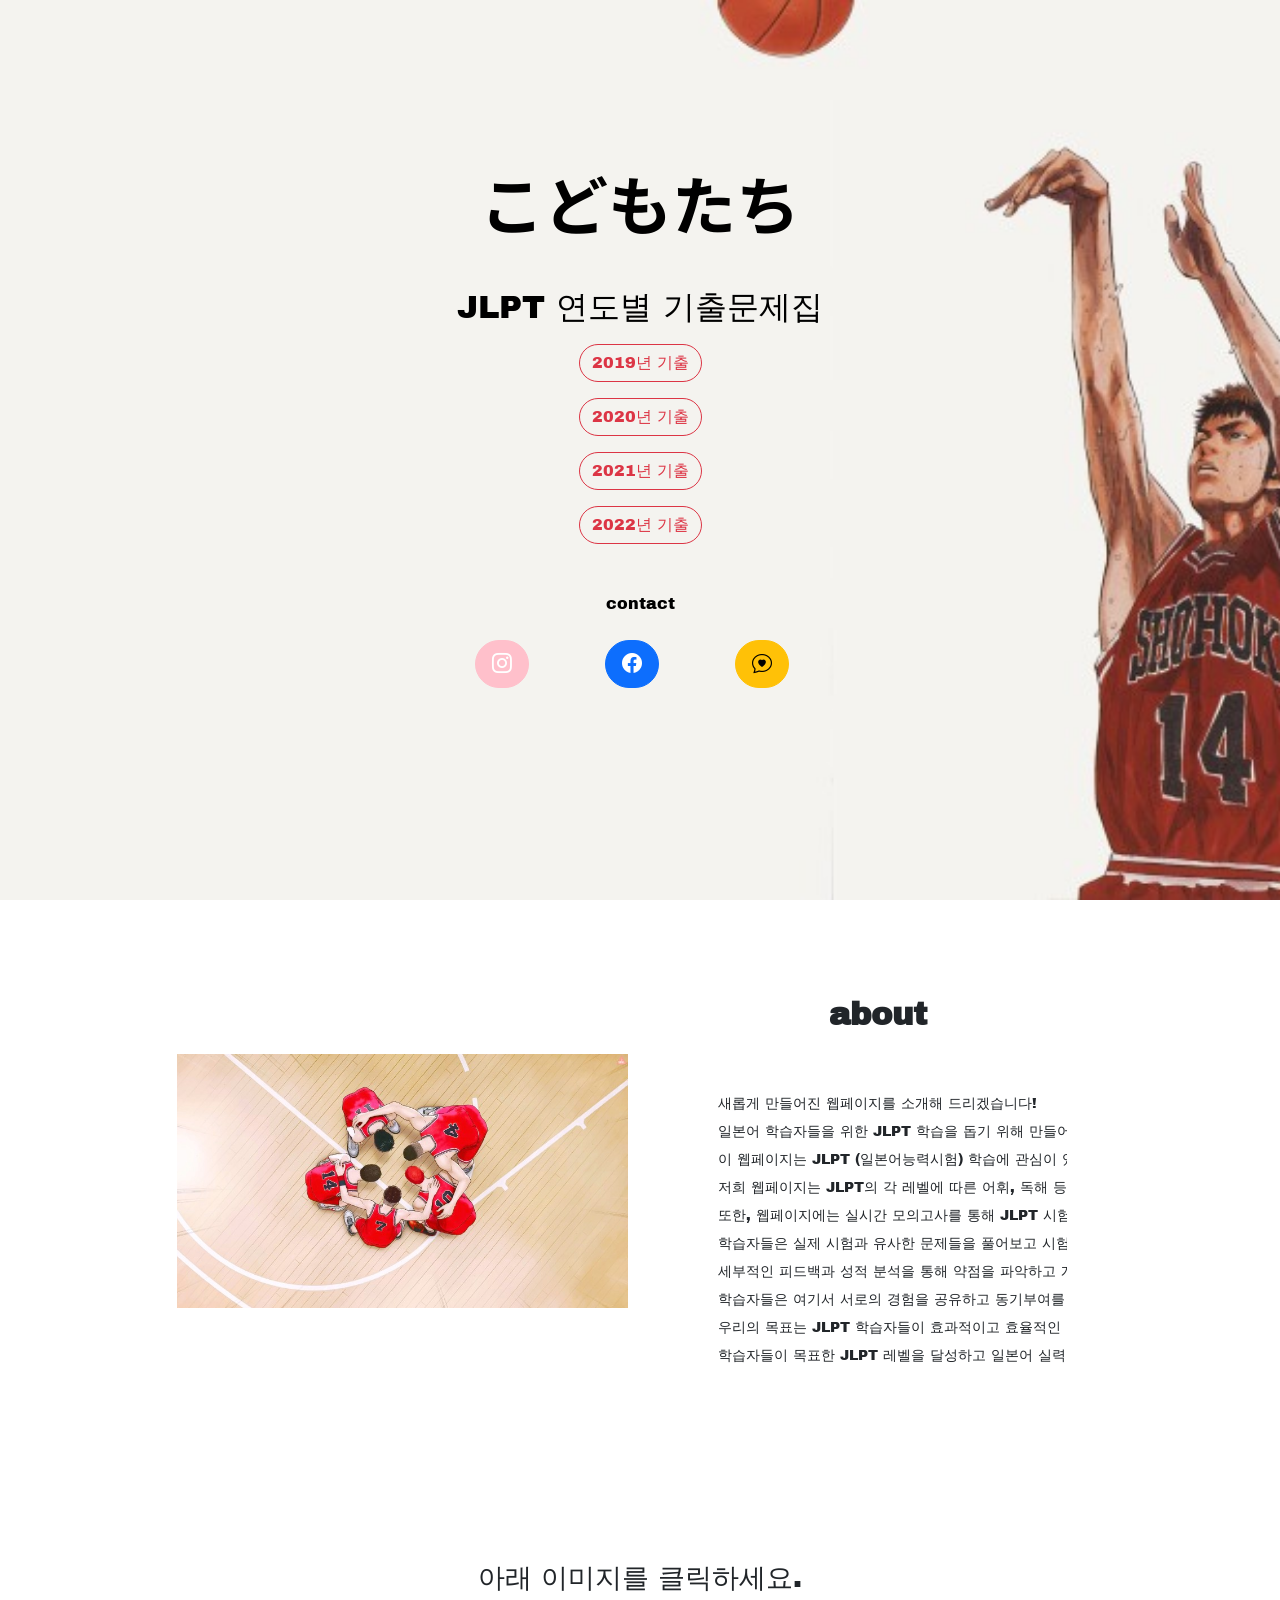
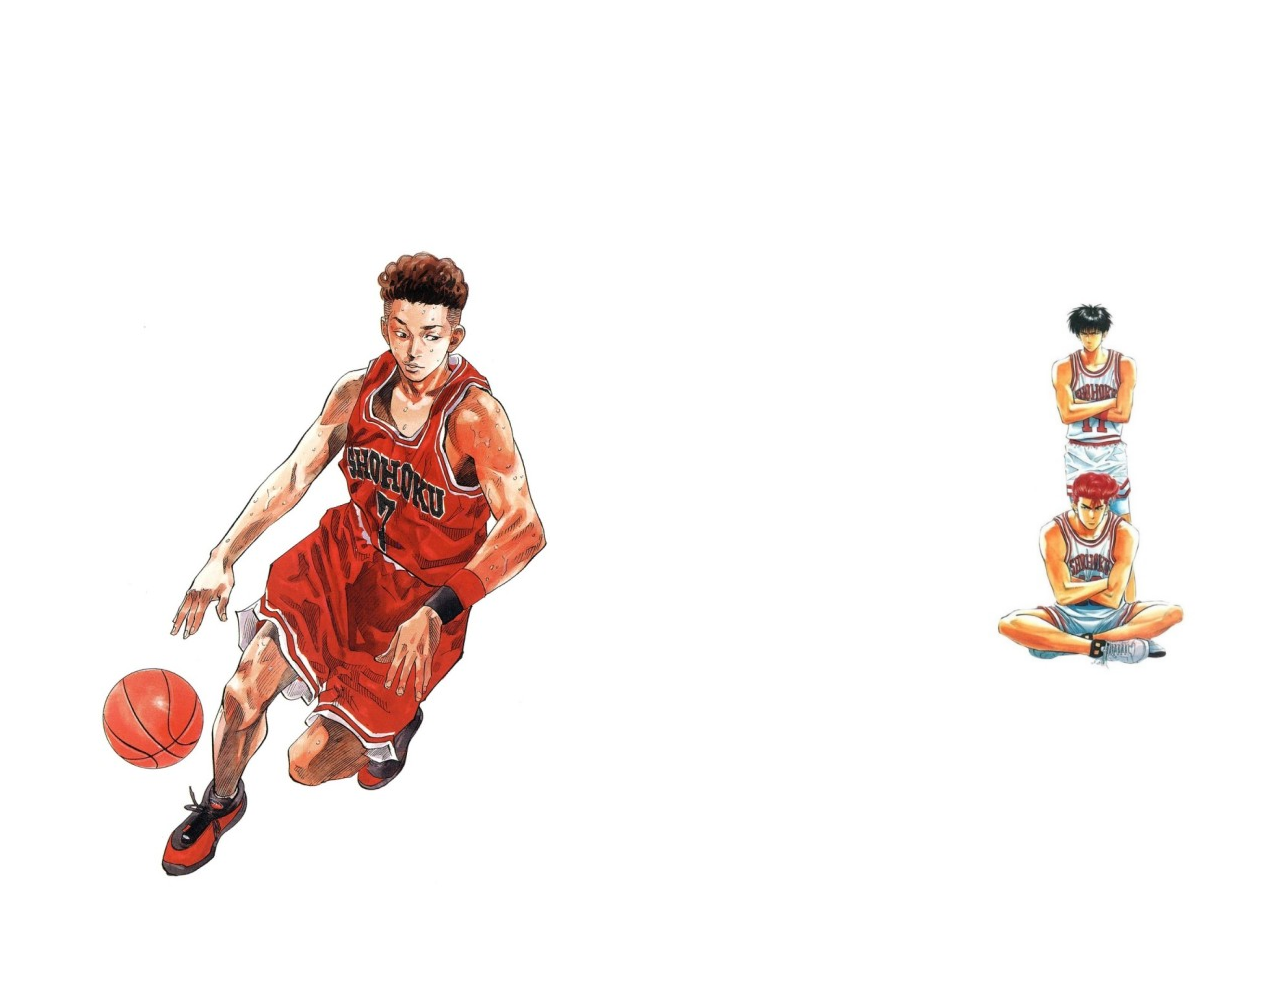
<file: index.html>
<!doctype html>
<html lang="ko">
  <head>
    <meta charset="utf-8">
    <meta name="viewport" content="width=device-width, initial-scale=1">
    <title>kodomotachi</title>
    <link href="https://cdn.jsdelivr.net/npm/bootstrap@5.3.0-alpha3/dist/css/bootstrap.min.css" rel="stylesheet" integrity="sha384-KK94CHFLLe+nY2dmCWGMq91rCGa5gtU4mk92HdvYe+M/SXH301p5ILy+dN9+nJOZ" crossorigin="anonymous">
    <link rel="stylesheet" href="style.css">
    <link rel="stylesheet" href="https://fonts.googleapis.com/css2?family=Noto+Sans+JP&display=swap">
    <link rel="stylesheet" href="https://fonts.googleapis.com/css2?family=Archivo+Black&display=swap">
    <link rel="stylesheet" href="https://cdn.jsdelivr.net/npm/bootstrap-icons@1.10.5/font/bootstrap-icons.css">
    <style>
      h1 {font-family: 'Noto Sans JP', sans-serif;}
      body, p, span, div {font-family: 'Archivo Black', sans-serif;}
      pre.my-font {font-family: 'Archivo Black', sans-serif;}
      .btn-instagram {
       color: #fff;
       background-color: pink;
       border-color: pink;}
    </style>
    
  </head>
  <body> 
    <header class="vh-100 text-black d-flex flex-column justify-content-center align-items-center">
      <h1 class="display-3 fw-bold mb-5">こどもたち</h1>
      <h4 class="fs-2 mb-3">JLPT 연도별 기출문제집</h4>
      <div class="d-flex flex-column justify-content-center align-items-center">
        <button id="button1" type="button" class="btn btn-outline-danger rounded-pill">2019년 기출</button>
        <button id="button2" type="button" class="btn btn-outline-danger rounded-pill mt-3">2020년 기출</button>
        <button id="button3" type="button" class="btn btn-outline-danger rounded-pill mt-3">2021년 기출</button>
        <button id="button4" type="button" class="btn btn-outline-danger rounded-pill mt-3">2022년 기출</button>
      </div>
      <!-- SNS 섹션 시작 -->
    <section class="container py-5" id="sns-links">
      <div class="container text-center text-black">
        <p>contact</p>
        <div class="d-flex justify-content-evenly px-5 mt-4 w-50 m-auto">
        <a href="https://www.instagram.com/" class="btn btn-instagram rounded-pill btn-lg me-3"><i class="bi bi-instagram"></i></a>
        <a href="https://ko-kr.facebook.com/" class="btn btn-primary rounded-pill btn-lg me-3"><i class="bi bi-facebook"></i></a>
        <a href="https://mail.naver.com/" class="btn btn-warning  rounded-pill btn-lg me-3"><i class="bi bi-chat-heart"></i></a>
      </div>
    </section>
    <!-- SNS 섹션 끝 -->
    </header>       
    <script>
      // 버튼 클릭 시 해당 페이지로 이동
      document.getElementById('button1').addEventListener('click', function() {
        window.location.href = "kodomo1.html";
      });

      document.getElementById('button2').addEventListener('click', function() {
        window.location.href = "kodomo2.html";
      });

      document.getElementById('button3').addEventListener('click', function() {
        window.location.href = "kodomo3.html";
      });

      document.getElementById('button4').addEventListener('click', function() {
        window.location.href = "kodomo4.html";
      });
    </script>
    <script src="https://cdn.jsdelivr.net/npm/bootstrap@5.3.0-alpha3/dist/js/bootstrap.bundle.min.js" integrity="sha384-ENjdO4Dr2bkBIFxQpeoTz1HIcje39Wm4jDKdf19U8gI4ddQ3GYNS7NTKfAdVQSZe" crossorigin="anonymous"></script>
    <!--두 번째 페이지 시작-->
    <section class="container py-5" id="mainpagetwo">
  <div class="row justify-content-center align-items-center mb-5">
  <div class="col-md-5">
    <img class="img-fluid" src="slamdunk.jpg" alt="slamdunk">
  </div>
  <div class="col-md-7 col-lg-5 px-lg-5">
    <div class="text-center py-5">
      <h2 class="fw-bold">about</h2>
    </div>
    <pre class=" my-font lh-lg">
      새롭게 만들어진 웹페이지를 소개해 드리겠습니다!
      일본어 학습자들을 위한 JLPT 학습을 돕기 위해 만들어진 저희 웹페이지를 소개합니다. 
      이 웹페이지는 JLPT (일본어능력시험) 학습에 관심이 있는 분들을 위해 다양한 학습 도구와 자료를 제공합니다.
      저희 웹페이지는 JLPT의 각 레벨에 따른 어휘, 독해 등 핵심 영역을 다루는 학습 자료를 제공합니다. 
      또한, 웹페이지에는 실시간 모의고사를 통해 JLPT 시험 상황을 경험할 수 있는 기회를 제공합니다. 
      학습자들은 실제 시험과 유사한 문제들을 풀어보고 시험에 대한 자신감을 키울 수 있습니다. 
      세부적인 피드백과 성적 분석을 통해 약점을 파악하고 개선할 수 있습니다.
      학습자들은 여기서 서로의 경험을 공유하고 동기부여를 받을 수 있습니다.
      우리의 목표는 JLPT 학습자들이 효과적이고 효율적인 학습 경험을 할 수 있도록 도와주는 것입니다. 
      학습자들이 목표한 JLPT 레벨을 달성하고 일본어 실력을 향상시킬 수 있길 기대합니다!
    </section>
      <!--두 번째 페이지 끝-->
    <!--세 번째 페이지 시작-->
    <p class="text-center mt-5" style="font-size: 27px;">아래 이미지를 클릭하세요.</p>
    <section class="container py-5" id="mainpagethree">
      <div class="row justify-content-center align-items-center mb-5">
        <div class="col-md-8">
          <a href="test.html">
            <img class="img-fluid" src="송태섭.jpg" alt="서태웅강백호">
          </a>
        </div>
        <div class="col-md-4">
          <a href="words.html">
            <img class="img-fluid" src="서태웅강백호.jpg" alt="송태섭">
          </a>
        </div>
      </div>
    </section>
    <!--세 번째 페이지 끝-->   
  </body>
</html>
</file>
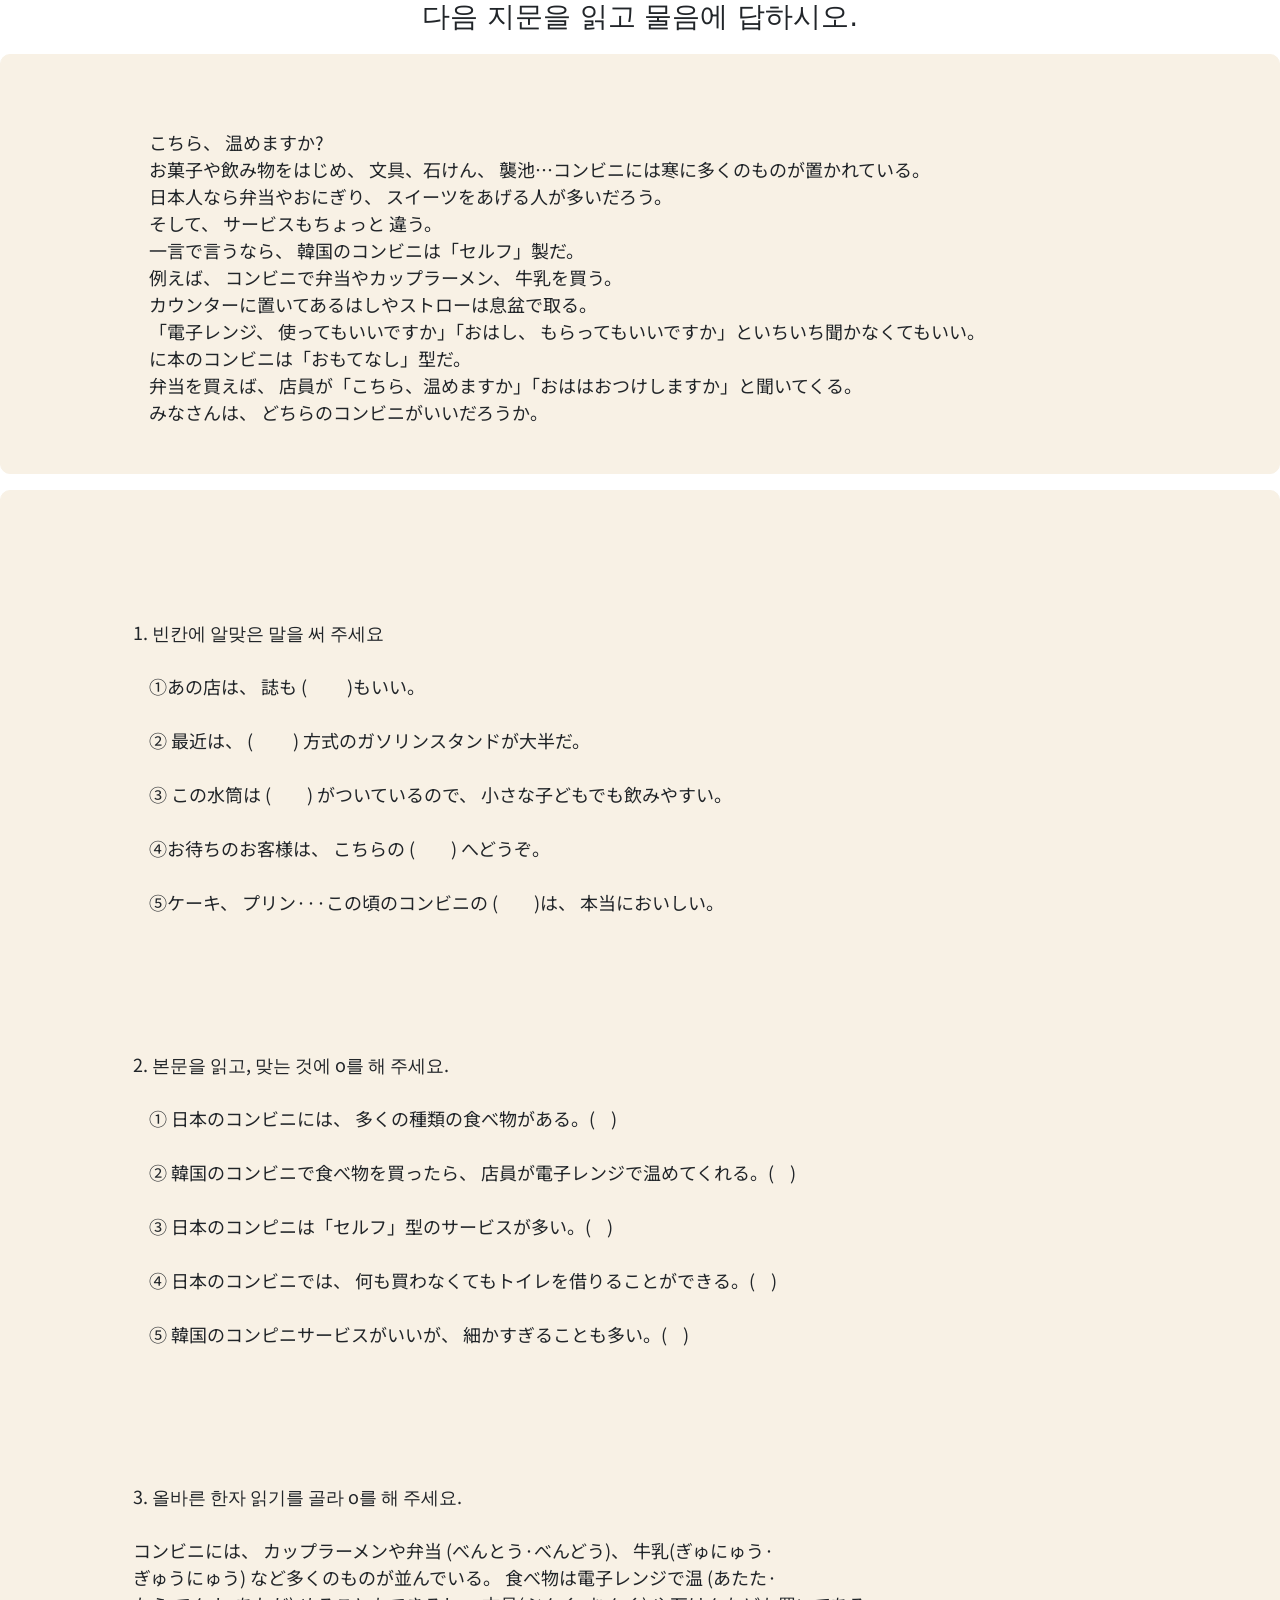
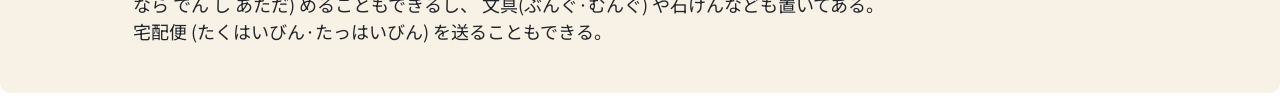
<file: test.html>
<!doctype html>
<html lang="ko">
  <head>
    <meta charset="utf-8">
    <meta name="viewport" content="width=device-width, initial-scale=1">
    <title>JLPT 모의 test</title>
    <link href="https://cdn.jsdelivr.net/npm/bootstrap@5.3.0-alpha3/dist/css/bootstrap.min.css" rel="stylesheet" integrity="sha384-KK94CHFLLe+nY2dmCWGMq91rCGa5gtU4mk92HdvYe+M/SXH301p5ILy+dN9+nJOZ" crossorigin="anonymous">
    <link href="https://fonts.googleapis.com/css2?family=Noto+Sans+JP:wght@400;700&display=swap" rel="stylesheet">
    <style>
    .center-align {text-align: center;}
    pre { 
        font-size: 18px; 
        background-color: #f8f1e5; /* 배경색 지정 */
        padding: 20px; /* 내부 여백 설정 */
        border-radius: 10px; /* 테두리 둥글게 설정 */
        border: 1px solid #f8f1e5; /* 테두리 설정 */
      }
      h3 { margin-bottom: 20px; } /* 제목과의 간격 조정 */
      .my-font {font-family: 'Noto Sans JP', sans-serif;}
    </style>
</head>
  <body>
    <div class="center-align">
    <h3>다음 지문을 읽고 물음에 답하시오.</h3>
    </div>
    <pre class="my-font">

        
                                こちら、 温めますか?
                                お菓子や飲み物をはじめ、 文具、石けん、 襲池…コンビニには寒に多くのものが置かれている。
                                日本人なら弁当やおにぎり、 スイーツをあげる人が多いだろう。 
                                そして、 サービスもちょっと 違う。
                                一言で言うなら、 韓国のコンビニは「セルフ」製だ。  
                                例えば、 コンビニで弁当やカップラーメン、 牛乳を買う。  
                                カウンターに置いてあるはしやストローは息盆で取る。
                                「電子レンジ、 使ってもいいですか」「おはし、 もらってもいいですか」といちいち聞かなくてもいい。
                                に本のコンビニは「おもてなし」型だ。
                                弁当を買えば、 店員が「こちら、温めますか」「おははおつけしますか」と聞いてくる。
                                みなさんは、 どちらのコンビニがいいだろうか。
    </pre>
    <pre class="my-font">                        
        
        

                            1. 빈칸에 알맞은 말을 써 주세요

                                ①あの店は、 誌も (          )もいい。

                                ② 最近は、 (          ) 方式のガソリンスタンドが大半だ。
        
                                ③ この水筒は (         ) がついているので、 小さな子どもでも飲みやすい。
        
                                ④お待ちのお客様は、 こちらの (         ) へどうぞ。
        
                                ⑤ケーキ、 プリン···この頃のコンビニの (         )は、 本当においしい。





                            2. 본문을 읽고, 맞는 것에 o를 해 주세요. 

                                ① 日本のコンビニには、 多くの種類の食べ物がある。(    )

                                ② 韓国のコンビニで食べ物を買ったら、 店員が電子レンジで温めてくれる。(    )

                                ③ 日本のコンピニは「セルフ」型のサービスが多い。(    )

                                ④ 日本のコンビニでは、 何も買わなくてもトイレを借りることができる。(    ) 

                                ⑤ 韓国のコンピニサービスがいいが、 細かすぎることも多い。(    )
                            




                            3. 올바른 한자 읽기를 골라 o를 해 주세요.
                             
                            コンビニには、 カップラーメンや弁当 (べんとう·べんどう)、 牛乳(ぎゅにゅう· 
                            ぎゅうにゅう) など多くのものが並んでいる。 食べ物は電子レンジで温 (あたた· 
                            なら でん し あただ) めることもできるし、 文具(ぶんぐ·むんぐ) や石けんなども置いてある。 
                            宅配便 (たくはいびん·たっはいびん) を送ることもできる。   
    </pre>
    <script src="https://cdn.jsdelivr.net/npm/bootstrap@5.3.0-alpha3/dist/js/bootstrap.bundle.min.js" integrity="sha384-ENjdO4Dr2bkBIFxQpeoTz1HIcje39Wm4jDKdf19U8gI4ddQ3GYNS7NTKfAdVQSZe" crossorigin="anonymous"></script>
  </body>
</html>
</file>
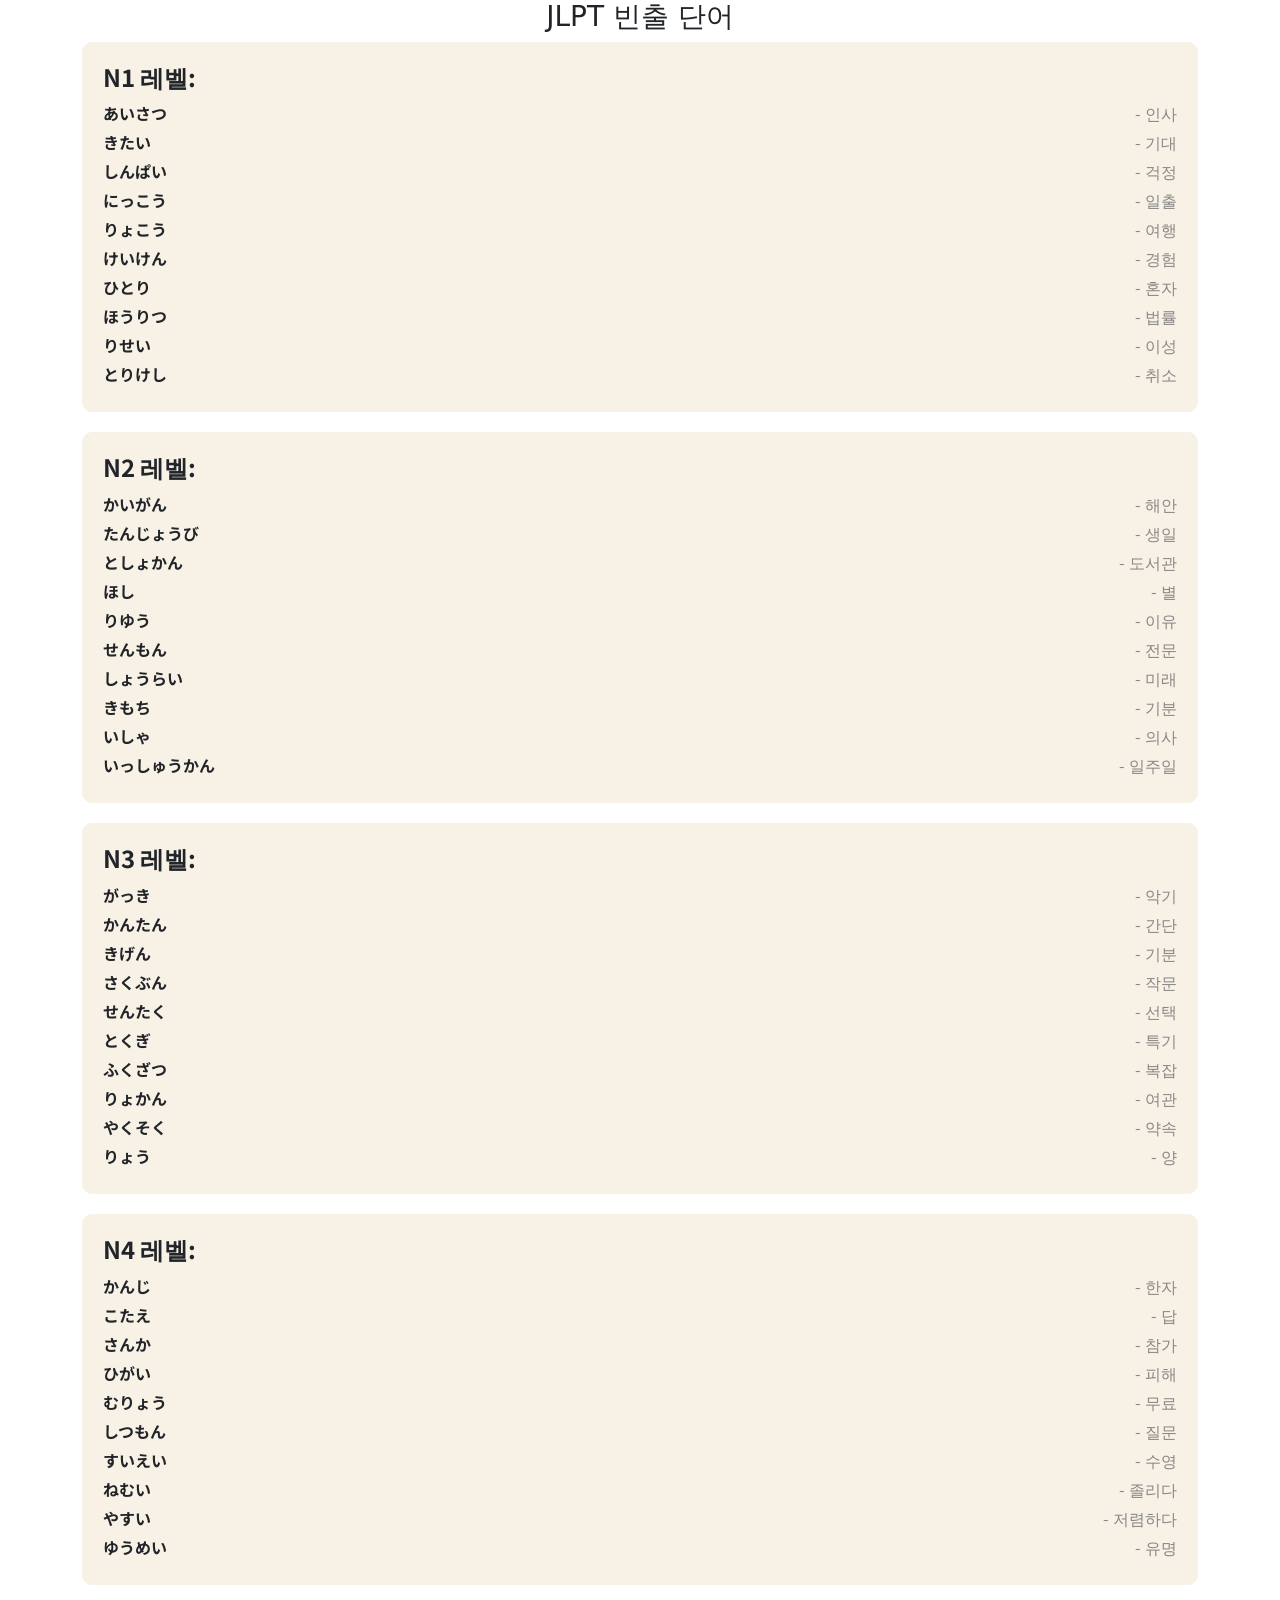
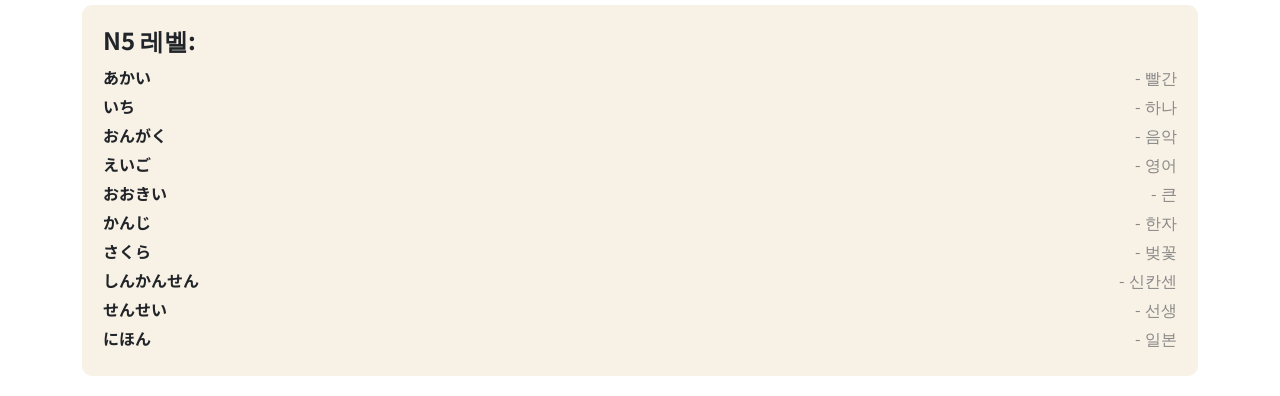
<file: words.html>
<!doctype html>
<html lang="ko">
  <head>
    <meta charset="utf-8">
    <meta name="viewport" content="width=device-width, initial-scale=1">
    <title>JLPT 모의 test</title>
    <link href="https://cdn.jsdelivr.net/npm/bootstrap@5.3.0-alpha3/dist/css/bootstrap.min.css" rel="stylesheet" integrity="sha384-KK94CHFLLe+nY2dmCWGMq91rCGa5gtU4mk92HdvYe+M/SXH301p5ILy+dN9+nJOZ" crossorigin="anonymous">
    <link href="https://fonts.googleapis.com/css2?family=Noto+Sans+JP:wght@400;700&display=swap" rel="stylesheet">
    <style>
      .center-align {text-align: center;}
      .my-font {font-family: 'Noto Sans JP', sans-serif;}
      .word-container {
        background-color: #f8f1e5;
        padding: 20px;
        border-radius: 10px;
        border: 1px solid #f8f1e5;
        margin-bottom: 20px;
      }
      .level-heading {
        font-weight: bold;
        margin-bottom: 10px;
      }
      .word-list {
        list-style-type: none;
        padding: 0;
        margin: 0;
      }
      .word-item {
        display: flex;
        justify-content: space-between;
        margin-bottom: 5px;
      }
      .word {
        font-weight: bold;
      }
      .meaning {
        color: #888;
      }
    </style>
  </head>
  <body>
    <div class="center-align">
      <h3>JLPT 빈출 단어</h3>
    </div>

    <div class="container">
      <div class="word-container my-font">
        <h4 class="level-heading">N1 레벨:</h4>
        <ul class="word-list">
          <li class="word-item">
            <span class="word">あいさつ</span>
            <span class="meaning">- 인사</span>
          </li>
          <li class="word-item">
            <span class="word">きたい</span>
            <span class="meaning">- 기대</span>
          </li>
          <li class="word-item">
            <span class="word">しんぱい</span>
            <span class="meaning">- 걱정</span>
          </li>
          <li class="word-item">
            <span class="word">にっこう</span>
            <span class="meaning">- 일출</span>
          </li>
          <li class="word-item">
            <span class="word">りょこう</span>
            <span class="meaning">- 여행</span>
          </li>
          <li class="word-item">
            <span class="word">けいけん</span>
            <span class="meaning">- 경험</span>
          </li>
          <li class="word-item">
            <span class="word">ひとり</span>
            <span class="meaning">- 혼자</span>
          </li>
          <li class="word-item">
            <span class="word">ほうりつ</span>
            <span class="meaning">- 법률</span>
          </li>
          <li class="word-item">
            <span class="word">りせい</span>
            <span class="meaning">- 이성</span>
          </li>
          <li class="word-item">
            <span class="word">とりけし</span>
            <span class="meaning">- 취소</span>
          </li>
        </ul>
      </div>

      <div class="word-container my-font">
        <h4 class="level-heading">N2 레벨:</h4>
        <ul class="word-list">
          <li class="word-item">
            <span class="word">かいがん</span>
            <span class="meaning">- 해안</span>
          </li>
          <li class="word-item">
            <span class="word">たんじょうび</span>
            <span class="meaning">- 생일</span>
          </li>
          <li class="word-item">
            <span class="word">としょかん</span>
            <span class="meaning">- 도서관</span>
          </li>
          <li class="word-item">
            <span class="word">ほし</span>
            <span class="meaning">- 별</span>
          </li>
          <li class="word-item">
            <span class="word">りゆう</span>
            <span class="meaning">- 이유</span>
          </li>
          <li class="word-item">
            <span class="word">せんもん</span>
            <span class="meaning">- 전문</span>
          </li>
          <li class="word-item">
            <span class="word">しょうらい</span>
            <span class="meaning">- 미래</span>
          </li>
          <li class="word-item">
            <span class="word">きもち</span>
            <span class="meaning">- 기분</span>
          </li>
          <li class="word-item">
            <span class="word">いしゃ</span>
            <span class="meaning">- 의사</span>
          </li>
          <li class="word-item">
            <span class="word">いっしゅうかん</span>
            <span class="meaning">- 일주일</span>
          </li>
        </ul>
      </div>

      <div class="word-container my-font">
        <h4 class="level-heading">N3 레벨:</h4>
        <ul class="word-list">
          <li class="word-item">
            <span class="word">がっき</span>
            <span class="meaning">- 악기</span>
          </li>
          <li class="word-item">
            <span class="word">かんたん</span>
            <span class="meaning">- 간단</span>
          </li>
          <li class="word-item">
            <span class="word">きげん</span>
            <span class="meaning">- 기분</span>
          </li>
          <li class="word-item">
            <span class="word">さくぶん</span>
            <span class="meaning">- 작문</span>
          </li>
          <li class="word-item">
            <span class="word">せんたく</span>
            <span class="meaning">- 선택</span>
          </li>
          <li class="word-item">
            <span class="word">とくぎ</span>
            <span class="meaning">- 특기</span>
          </li>
          <li class="word-item">
            <span class="word">ふくざつ</span>
            <span class="meaning">- 복잡</span>
          </li>
          <li class="word-item">
            <span class="word">りょかん</span>
            <span class="meaning">- 여관</span>
          </li>
          <li class="word-item">
            <span class="word">やくそく</span>
            <span class="meaning">- 약속</span>
          </li>
          <li class="word-item">
            <span class="word">りょう</span>
            <span class="meaning">- 양</span>
          </li>
        </ul>
      </div>

      <div class="word-container my-font">
        <h4 class="level-heading">N4 레벨:</h4>
        <ul class="word-list">
          <li class="word-item">
            <span class="word">かんじ</span>
            <span class="meaning">- 한자</span>
          </li>
          <li class="word-item">
            <span class="word">こたえ</span>
            <span class="meaning">- 답</span>
          </li>
          <li class="word-item">
            <span class="word">さんか</span>
            <span class="meaning">- 참가</span>
          </li>
          <li class="word-item">
            <span class="word">ひがい</span>
            <span class="meaning">- 피해</span>
          </li>
          <li class="word-item">
            <span class="word">むりょう</span>
            <span class="meaning">- 무료</span>
          </li>
          <li class="word-item">
            <span class="word">しつもん</span>
            <span class="meaning">- 질문</span>
          </li>
          <li class="word-item">
            <span class="word">すいえい</span>
            <span class="meaning">- 수영</span>
          </li>
          <li class="word-item">
            <span class="word">ねむい</span>
            <span class="meaning">- 졸리다</span>
          </li>
          <li class="word-item">
            <span class="word">やすい</span>
            <span class="meaning">- 저렴하다</span>
          </li>
          <li class="word-item">
            <span class="word">ゆうめい</span>
            <span class="meaning">- 유명</span>
          </li>
        </ul>
      </div>

      <div class="word-container my-font">
        <h4 class="level-heading">N5 레벨:</h4>
        <ul class="word-list">
          <li class="word-item">
            <span class="word">あかい</span>
            <span class="meaning">- 빨간</span>
          </li>
          <li class="word-item">
            <span class="word">いち</span>
            <span class="meaning">- 하나</span>
          </li>
          <li class="word-item">
            <span class="word">おんがく</span>
            <span class="meaning">- 음악</span>
          </li>
          <li class="word-item">
            <span class="word">えいご</span>
            <span class="meaning">- 영어</span>
          </li>
          <li class="word-item">
            <span class="word">おおきい</span>
            <span class="meaning">- 큰</span>
          </li>
          <li class="word-item">
            <span class="word">かんじ</span>
            <span class="meaning">- 한자</span>
          </li>
          <li class="word-item">
            <span class="word">さくら</span>
            <span class="meaning">- 벚꽃</span>
          </li>
          <li class="word-item">
            <span class="word">しんかんせん</span>
            <span class="meaning">- 신칸센</span>
          </li>
          <li class="word-item">
            <span class="word">せんせい</span>
            <span class="meaning">- 선생</span>
          </li>
          <li class="word-item">
            <span class="word">にほん</span>
            <span class="meaning">- 일본</span>
          </li>
        </ul>
      </div>
    </div>

    <script src="https://cdn.jsdelivr.net/npm/bootstrap@5.3.0-alpha3/dist/js/bootstrap.bundle.min.js" integrity="sha384-UKSZs0PzGsw1bnOQ4/0Xl8vNB8bbk2MzQ0mJWOr7DFkUc0v3t3iRTZ9fx1VClw3l" crossorigin="anonymous"></script>
  </body>
</html>
</file>
<file: style.css>
header{background-image: url(정대만.jpg); 
       background-size:cover; 
       background-position:center top; 
       background-attachment: fixed}; 
#mainpagethree {background-image: url("베이지.jpg");
              background-size: cover;
              background-position: center;}
#sns-links{background-image:linear-gradient(rgba(0,0,0,0.8)),(rgba(82, 211, 50, 0.208)), url();
       background-size:cover; 
       background-position:center; 
       background-attachment: fixed;}
</file>
